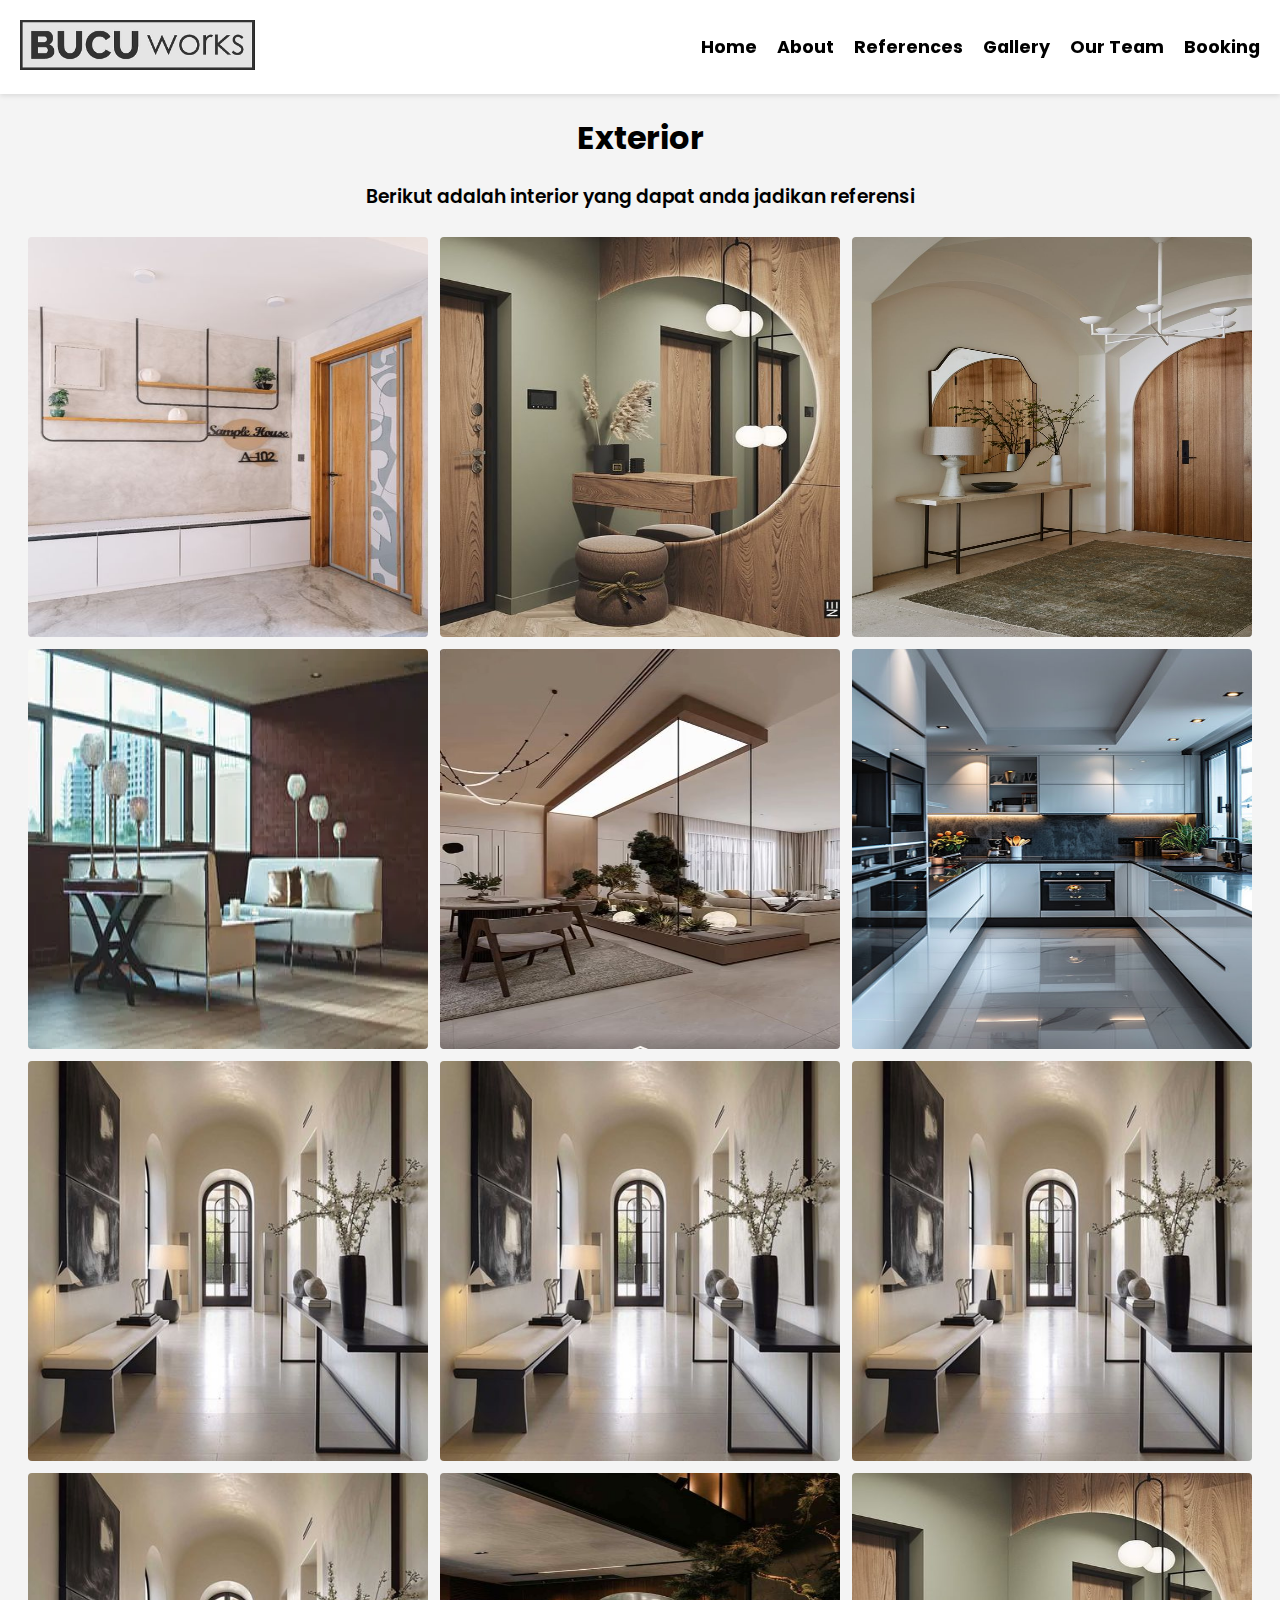
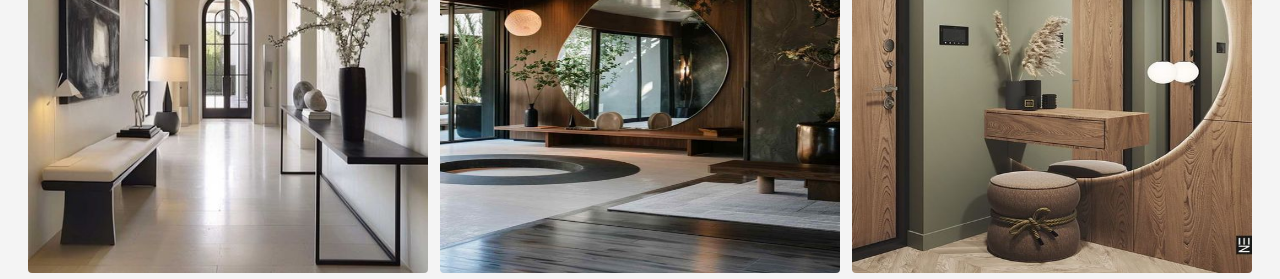
<file: exterior-reference.html>
<!DOCTYPE html>
<html lang="en">
<head>
    <meta charset="UTF-8">
    <meta name="viewport" content="width=device-width, initial-scale=1.0">
    <title>Reference</title>
    <link rel="stylesheet" href="bucuworks.css">
    <link rel="preconnect" href="https://fonts.googleapis.com">
    <link rel="preconnect" href="https://fonts.gstatic.com" crossorigin>
    <link href="https://fonts.googleapis.com/css2?family=Mochiy+Pop+One&display=swap" rel="stylesheet">
    <link href="https://fonts.googleapis.com/css2?family=Poppins:wght@500;600;700;800&display=swap" rel="stylesheet">
</head>
<body>
    <!-- Navbar -->
    <nav>
        <div class="logo">
            <img src="images/logoBucuWorks.jpg" alt="Bucuworks Logo">
        </div>
        <ul class="nav-links">
            <li><a href="index.html#home-section">Home</a></li>
            <li><a href="index.html#about-section">About</a></li>
            <li><a href="index.html#reference">References</a></li>
            <li><a href="index.html#gallery-section">Gallery</a></li>
            <li><a href="index.html#team-section">Our Team</a></li>
            <li><a href="index.html#booking">Booking</a></li>
        </ul>
        <div class="hamburger" onclick="toggleMenu()">
            <div class="bar"></div>
            <div class="bar"></div>
            <div class="bar"></div>
        </div>
    </nav>

    <div class="middle">
        <h1 class="poppins-bold mid-text">Exterior</h1>
        <h3 class="poppins-semibold mid-text">Berikut adalah interior yang dapat anda jadikan referensi</h3>
    </div>

    <div class="img-mid">
        <img class="img-size" src="images/interior11.jpg" alt="p">
        <img class="img-size" src="images/interior 5.jpg" alt="p">
        <img class="img-size" src="images/interior 8.jpg" alt="p">
        <img class="img-size" src="images/interior1.webp" alt="p">
        <img class="img-size" src="images/interior10.jpg" alt="p">
        <img class="img-size" src="images/interior2.jpg" alt="p">
        <img class="img-size" src="images/interior4.jpg" alt="p">
        <img class="img-size" src="images/interior4.jpg" alt="p">
        <img class="img-size" src="images/interior4.jpg" alt="p">
        <img class="img-size" src="images/interior4.jpg" alt="p">
        <img class="img-size" src="images/interiror 6.jpg" alt="p">
        <img class="img-size" src="images/interior 5.jpg" alt="p">
    </div>
</body>
</html>
</file>
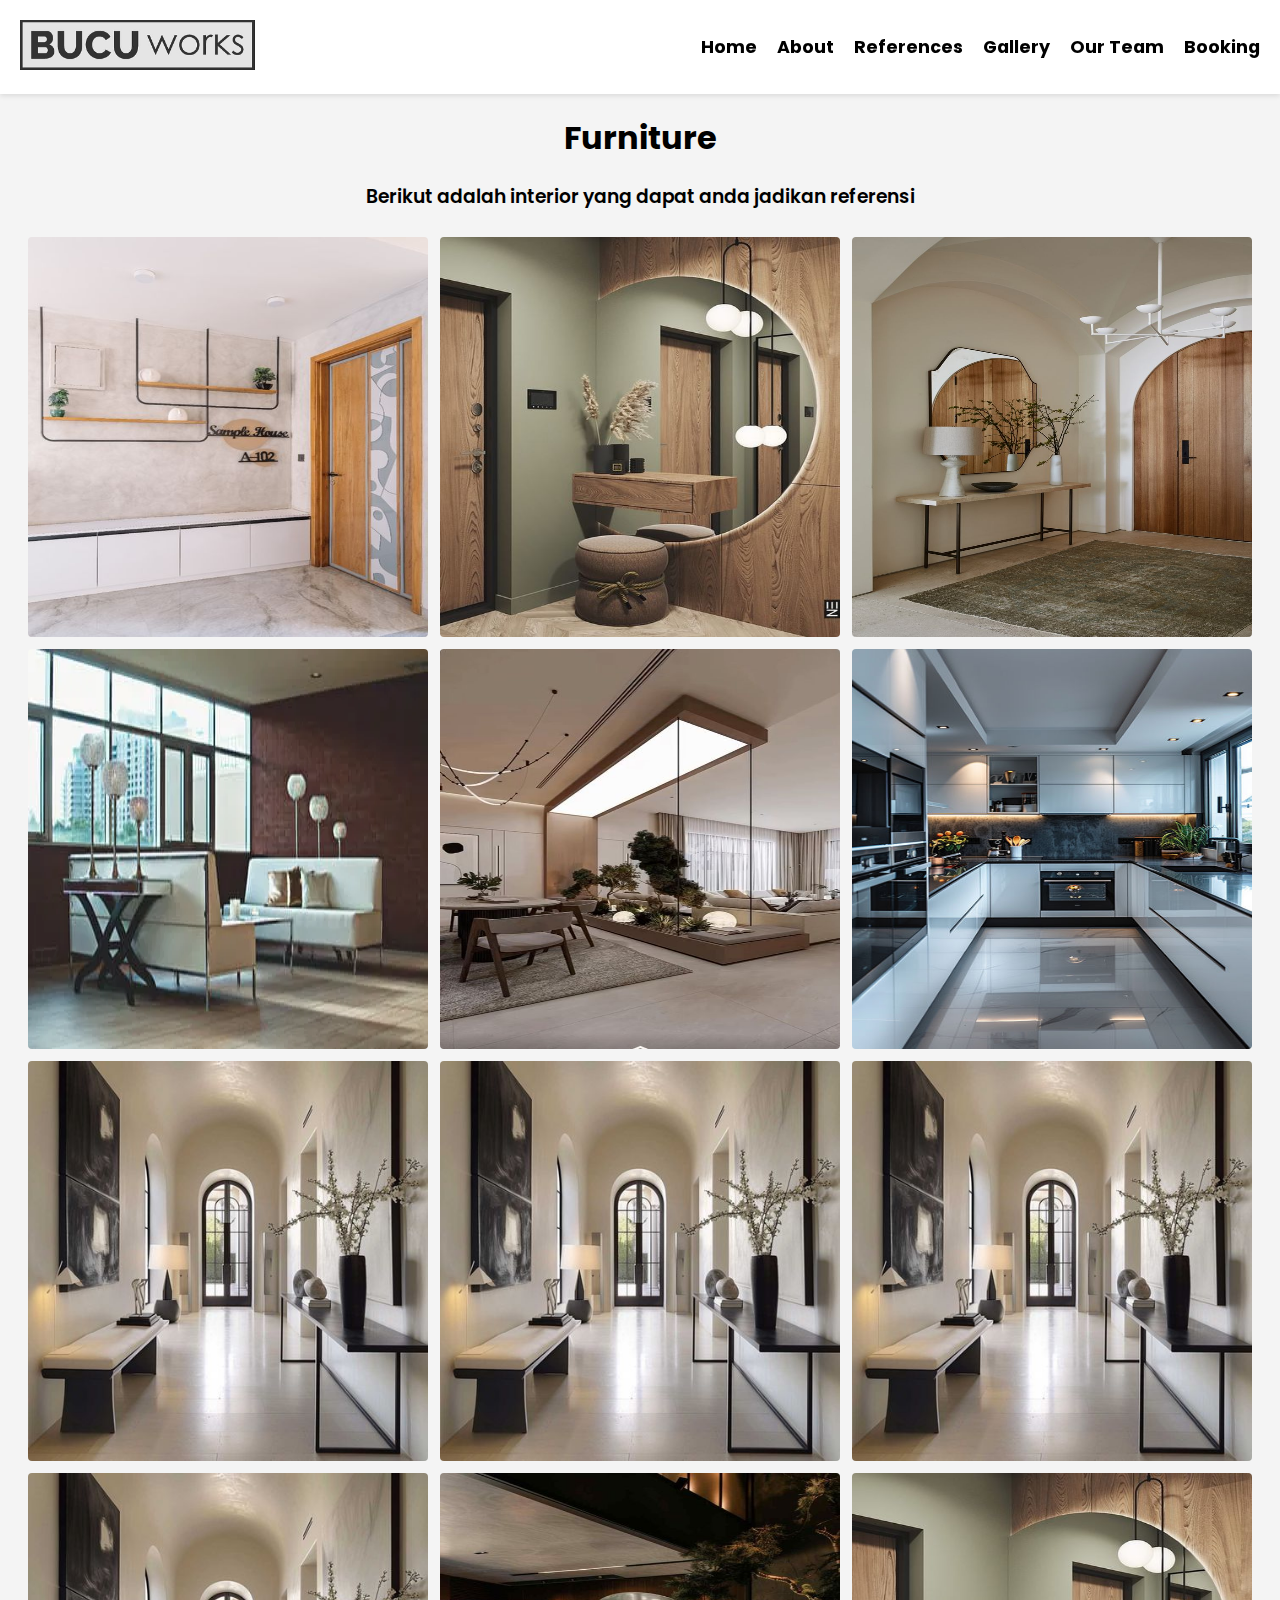
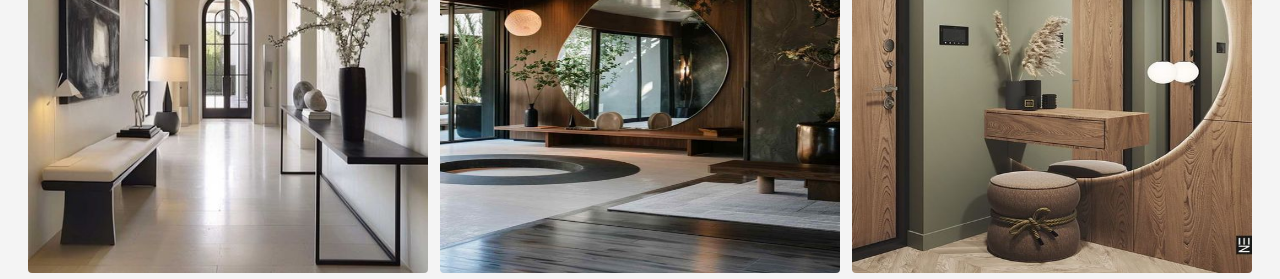
<file: furniture-reference.html>
<!DOCTYPE html>
<html lang="en">
<head>
    <meta charset="UTF-8">
    <meta name="viewport" content="width=device-width, initial-scale=1.0">
    <title>Reference</title>
    <link rel="stylesheet" href="bucuworks.css">
    <link rel="preconnect" href="https://fonts.googleapis.com">
    <link rel="preconnect" href="https://fonts.gstatic.com" crossorigin>
    <link href="https://fonts.googleapis.com/css2?family=Mochiy+Pop+One&display=swap" rel="stylesheet">
    <link href="https://fonts.googleapis.com/css2?family=Poppins:wght@500;600;700;800&display=swap" rel="stylesheet">
</head>
<body>
    <!-- Navbar -->
    <nav>
        <div class="logo">
            <img src="images/logoBucuWorks.jpg" alt="Bucuworks Logo">
        </div>
        <ul class="nav-links">
            <li><a href="index.html#home-section">Home</a></li>
            <li><a href="index.html#about-section">About</a></li>
            <li><a href="index.html#reference">References</a></li>
            <li><a href="index.html#gallery-section">Gallery</a></li>
            <li><a href="index.html#team-section">Our Team</a></li>
            <li><a href="index.html#booking">Booking</a></li>
        </ul>
        <div class="hamburger" onclick="toggleMenu()">
            <div class="bar"></div>
            <div class="bar"></div>
            <div class="bar"></div>
        </div>
    </nav>

    <div class="middle">
        <h1 class="poppins-bold mid-text">Furniture</h1>
        <h3 class="poppins-semibold mid-text">Berikut adalah interior yang dapat anda jadikan referensi</h3>
    </div>

    <div class="img-mid">
        <img class="img-size" src="images/interior11.jpg" alt="p">
        <img class="img-size" src="images/interior 5.jpg" alt="p">
        <img class="img-size" src="images/interior 8.jpg" alt="p">
        <img class="img-size" src="images/interior1.webp" alt="p">
        <img class="img-size" src="images/interior10.jpg" alt="p">
        <img class="img-size" src="images/interior2.jpg" alt="p">
        <img class="img-size" src="images/interior4.jpg" alt="p">
        <img class="img-size" src="images/interior4.jpg" alt="p">
        <img class="img-size" src="images/interior4.jpg" alt="p">
        <img class="img-size" src="images/interior4.jpg" alt="p">
        <img class="img-size" src="images/interiror 6.jpg" alt="p">
        <img class="img-size" src="images/interior 5.jpg" alt="p">
    </div>
</body>
</html>
</file>
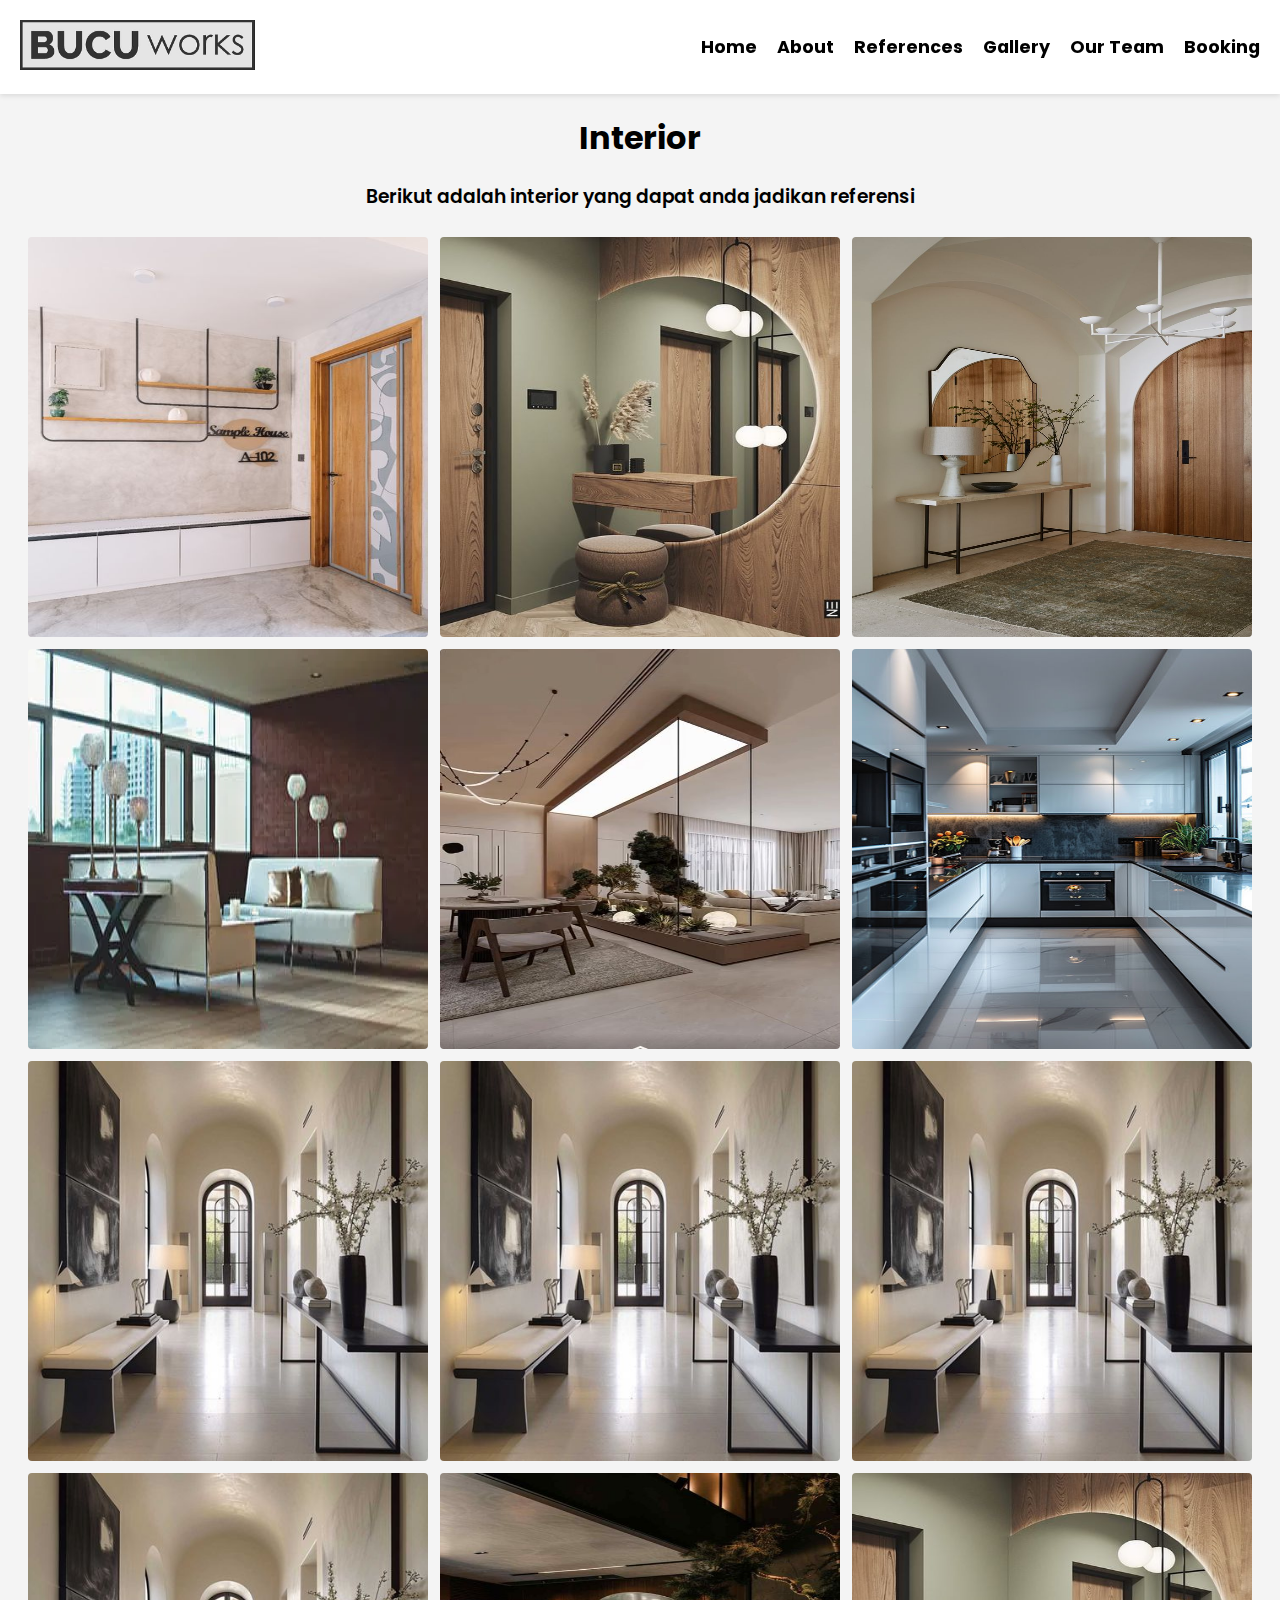
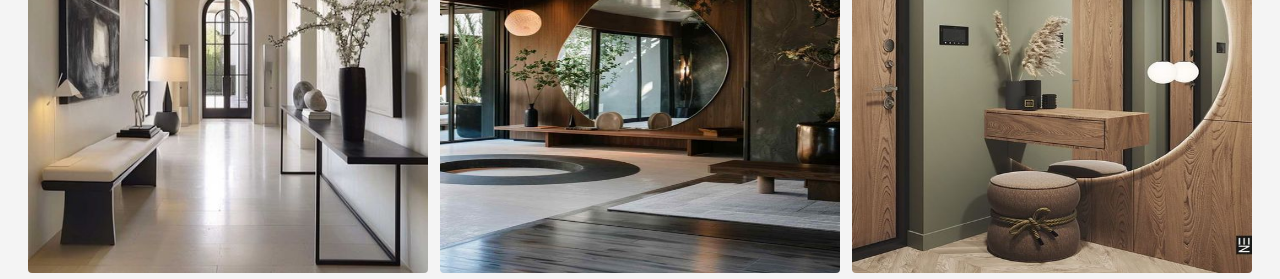
<file: interior-reference.html>
<!DOCTYPE html>
<html lang="en">
<head>
    <meta charset="UTF-8">
    <meta name="viewport" content="width=device-width, initial-scale=1.0">
    <title>Reference</title>
    <link rel="stylesheet" href="bucuworks.css">
    <link rel="preconnect" href="https://fonts.googleapis.com">
    <link rel="preconnect" href="https://fonts.gstatic.com" crossorigin>
    <link href="https://fonts.googleapis.com/css2?family=Mochiy+Pop+One&display=swap" rel="stylesheet">
    <link href="https://fonts.googleapis.com/css2?family=Poppins:wght@500;600;700;800&display=swap" rel="stylesheet">
</head>
<body>
    <!-- Navbar -->
    <nav>
        <div class="logo">
            <img src="images/logoBucuWorks.jpg" alt="Bucuworks Logo">
        </div>
        <ul class="nav-links">
            <li><a href="index.html#home-section">Home</a></li>
            <li><a href="index.html#about-section">About</a></li>
            <li><a href="index.html#reference">References</a></li>
            <li><a href="index.html#gallery-section">Gallery</a></li>
            <li><a href="index.html#team-section">Our Team</a></li>
            <li><a href="index.html#booking">Booking</a></li>
        </ul>
        <div class="hamburger" onclick="toggleMenu()">
            <div class="bar"></div>
            <div class="bar"></div>
            <div class="bar"></div>
        </div>
    </nav>

    <div class="middle">
        <h1 class="poppins-bold mid-text">Interior</h1>
        <h3 class="poppins-semibold mid-text">Berikut adalah interior yang dapat anda jadikan referensi</h3>
    </div>

    <div class="img-mid">
        <img class="img-size" src="images/interior11.jpg" alt="p">
        <img class="img-size" src="images/interior 5.jpg" alt="p">
        <img class="img-size" src="images/interior 8.jpg" alt="p">
        <img class="img-size" src="images/interior1.webp" alt="p">
        <img class="img-size" src="images/interior10.jpg" alt="p">
        <img class="img-size" src="images/interior2.jpg" alt="p">
        <img class="img-size" src="images/interior4.jpg" alt="p">
        <img class="img-size" src="images/interior4.jpg" alt="p">
        <img class="img-size" src="images/interior4.jpg" alt="p">
        <img class="img-size" src="images/interior4.jpg" alt="p">
        <img class="img-size" src="images/interiror 6.jpg" alt="p">
        <img class="img-size" src="images/interior 5.jpg" alt="p">
    </div>
</body>
</html>
</file>
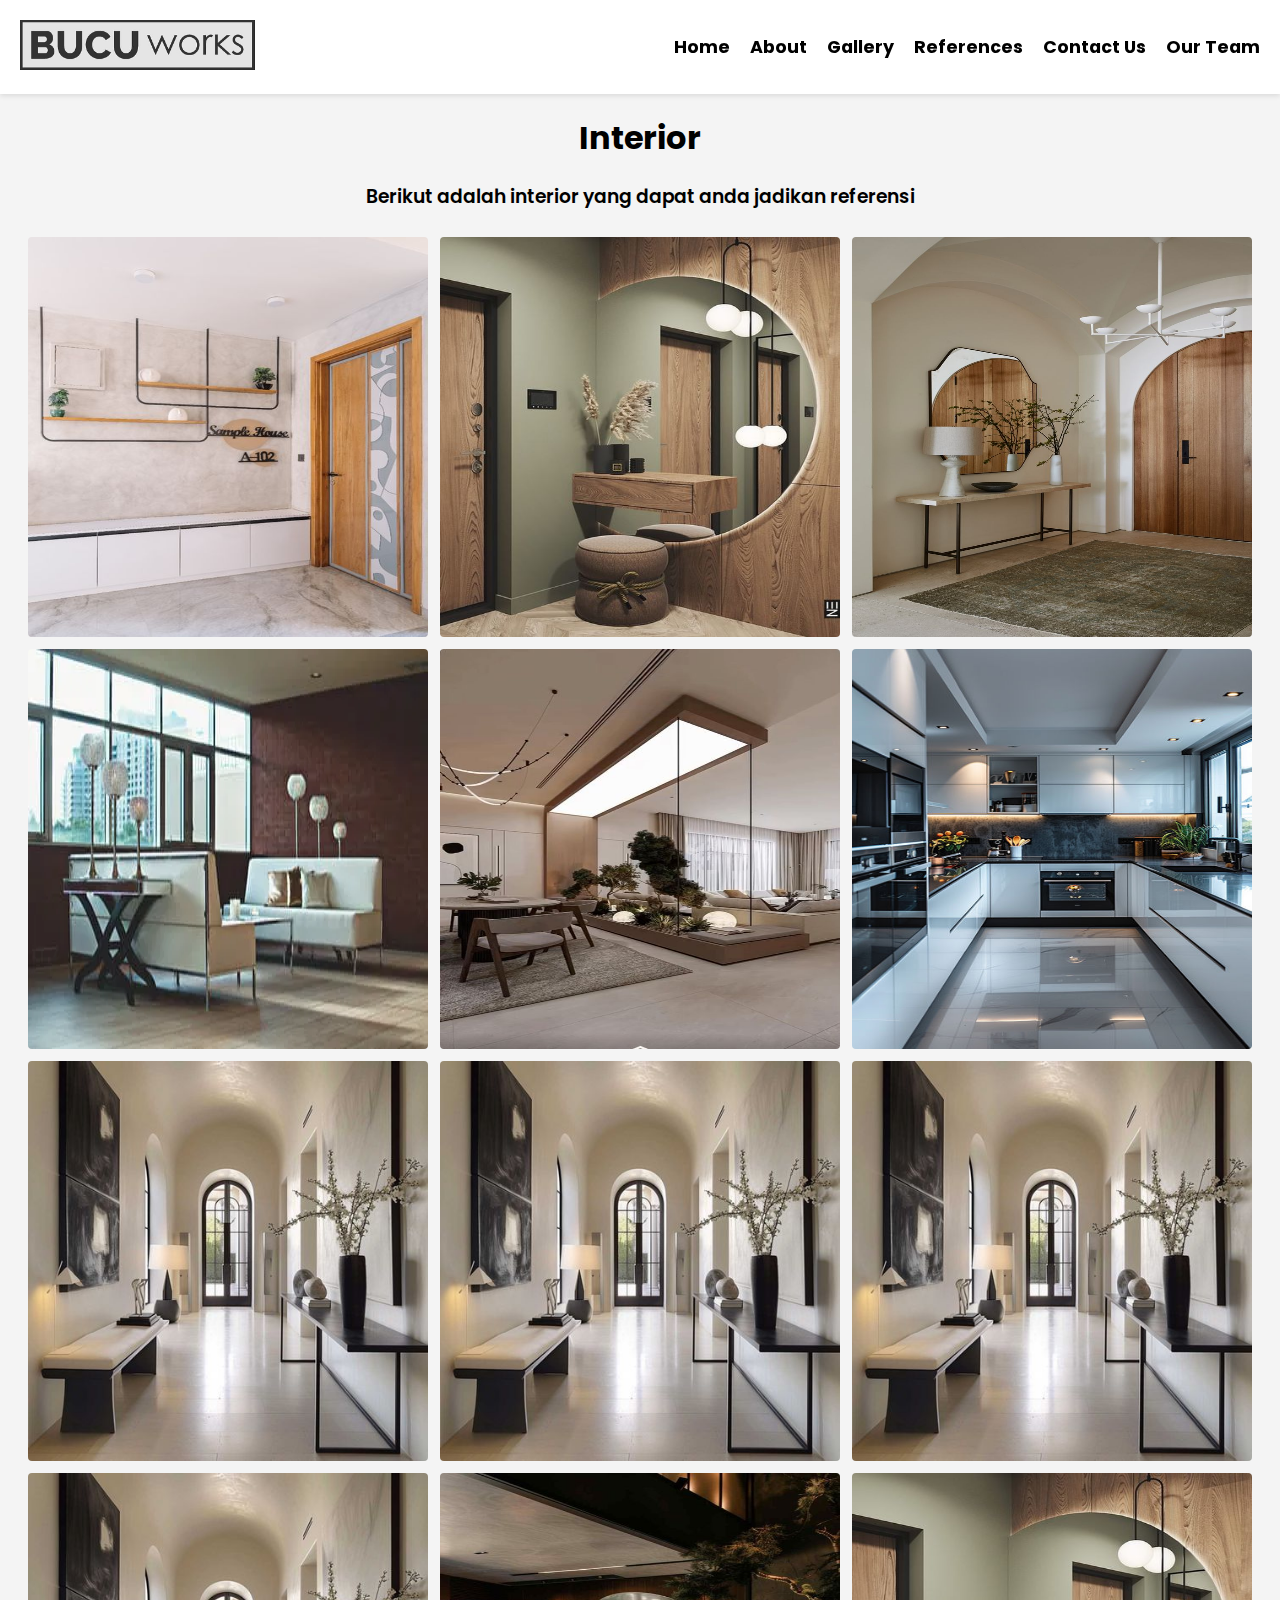
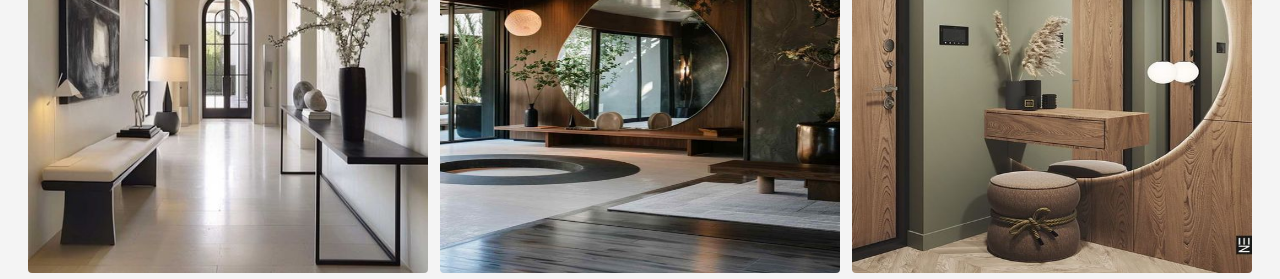
<file: Reference-Interior.html>
<!DOCTYPE html>
<html lang="en">
<head>
    <meta charset="UTF-8">
    <meta name="viewport" content="width=device-width, initial-scale=1.0">
    <title>Reference</title>
    <link rel="stylesheet" href="bucuworks.css">
    <link rel="preconnect" href="https://fonts.googleapis.com">
    <link rel="preconnect" href="https://fonts.gstatic.com" crossorigin>
    <link href="https://fonts.googleapis.com/css2?family=Mochiy+Pop+One&display=swap" rel="stylesheet">
    <link href="https://fonts.googleapis.com/css2?family=Poppins:wght@500;600;700;800&display=swap" rel="stylesheet">
</head>
<body>
    <!-- Navbar -->
    <nav>
        <div class="logo">
            <img src="images/logoBucuWorks.jpg" alt="Bucuworks Logo">
        </div>
        <ul class="nav-links">
            <li><a href="#home-section">Home</a></li>
            <li><a href="#about-section">About</a></li>
            <li><a href="#gallery-section">Gallery</a></li>
            <li><a href="#reference">References</a></li>
            <li><a href="contact us/">Contact Us</a></li>
            <li><a href="#">Our Team</a></li>
        </ul>
        <div class="hamburger" onclick="toggleMenu()">
            <div class="bar"></div>
            <div class="bar"></div>
            <div class="bar"></div>
        </div>
    </nav>

    <div class="middle">
        <h1 class="poppins-bold mid-text">Interior</h1>
        <h3 class="poppins-semibold mid-text">Berikut adalah interior yang dapat anda jadikan referensi</h3>
    </div>

    <div class="img-mid">
        <img class="img-size" src="images/interior11.jpg" alt="p">
        <img class="img-size" src="images/interior 5.jpg" alt="p">
        <img class="img-size" src="images/interior 8.jpg" alt="p">
        <img class="img-size" src="images/interior1.webp" alt="p">
        <img class="img-size" src="images/interior10.jpg" alt="p">
        <img class="img-size" src="images/interior2.jpg" alt="p">
        <img class="img-size" src="images/interior4.jpg" alt="p">
        <img class="img-size" src="images/interior4.jpg" alt="p">
        <img class="img-size" src="images/interior4.jpg" alt="p">
        <img class="img-size" src="images/interior4.jpg" alt="p">
        <img class="img-size" src="images/interiror 6.jpg" alt="p">
        <img class="img-size" src="images/interior 5.jpg" alt="p">
    </div>
</body>
</html>
</file>
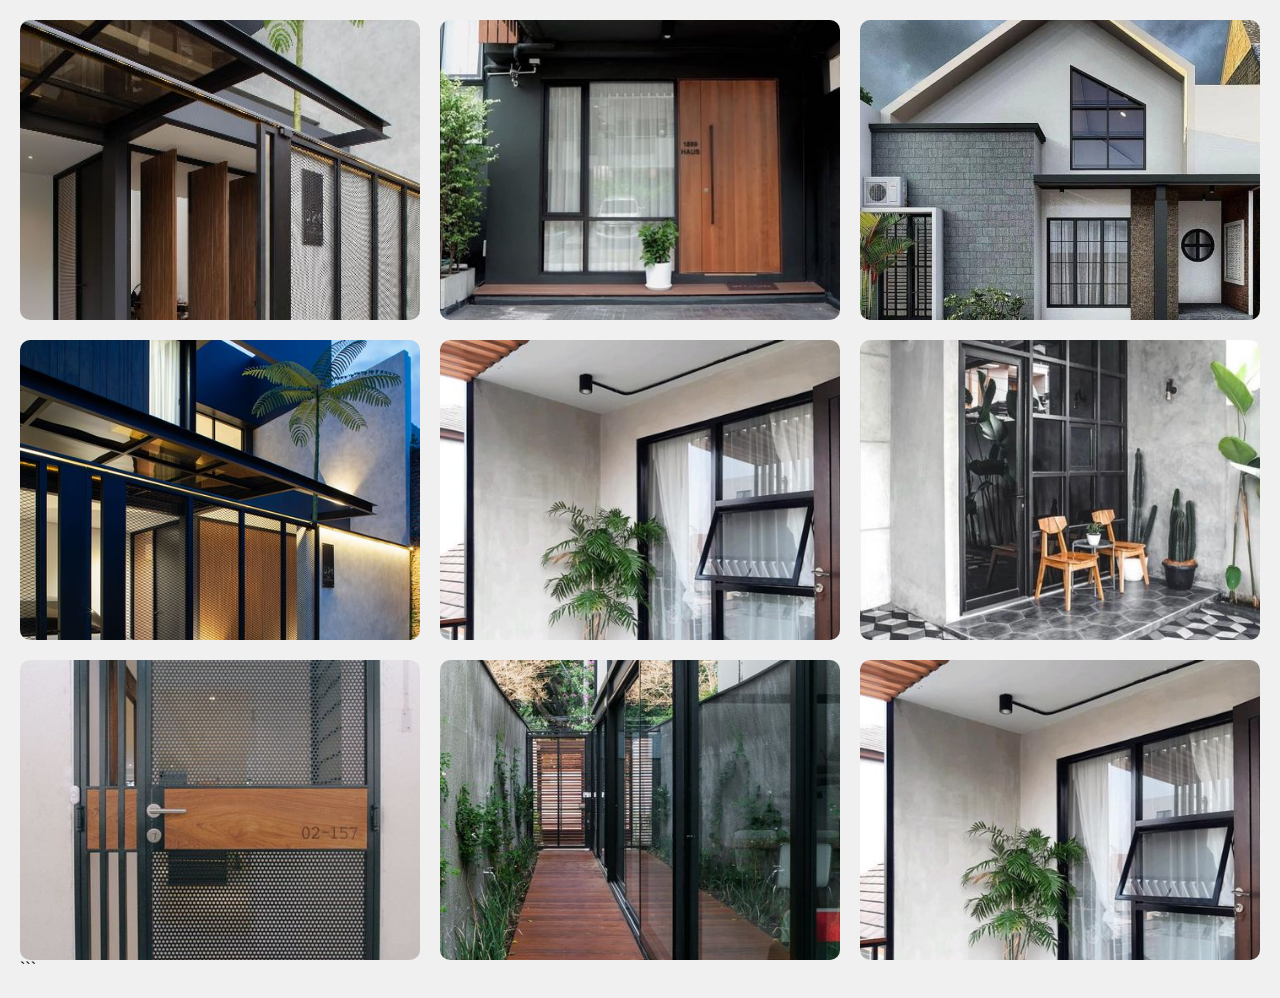
<file: Bucuworks Project/exterior-reference.html>
<html lang="en">
<head>
    <meta charset="UTF-8">
    <meta name="viewport" content="width=device-width, initial-scale=1.0">
    <title>Eksterior Reference</title>
    <style>
        body {
            font-family: Arial, sans-serif;
            background-color: #f0f0f0;
            margin: 0;
            padding: 20px;
        }
        .grid-container {
            display: grid;
            grid-template-columns: repeat(auto-fill, minmax(300px, 1fr));
            gap: 20px;
        }
        .grid-container img {
            width: 100%;
            height: 300px;
            object-fit: cover;
            border-radius: 10px;
        }
    </style>
</head>
<body>
    <div class="grid-container">
        <img src="images/eksterior2.jpg" alt="Eksterior image 1">
        <img src="images/eksterior3.jpg" alt="Ekseterior image 2">
        <img src="images/eksterior4.jpg" alt="Eksterior image 3">
        <img src="images/eksterior5.jpg" alt="Eksterior image 4">
        <img src="images/eksterior6.jpg" alt="Eksterior image 5">
        <img src="images/eksterior7.jpg" alt="Eksterior image 6">
        <img src="images/eksterior8.jpg" alt="Eksterior image 7">
        <img src="images/eksterior9.jpg" alt="Eksterior image 8">
        <img src="images/eksterior6.jpg" alt="Eksterior image 5">
    </div>
</body>
</html>
```
</file>
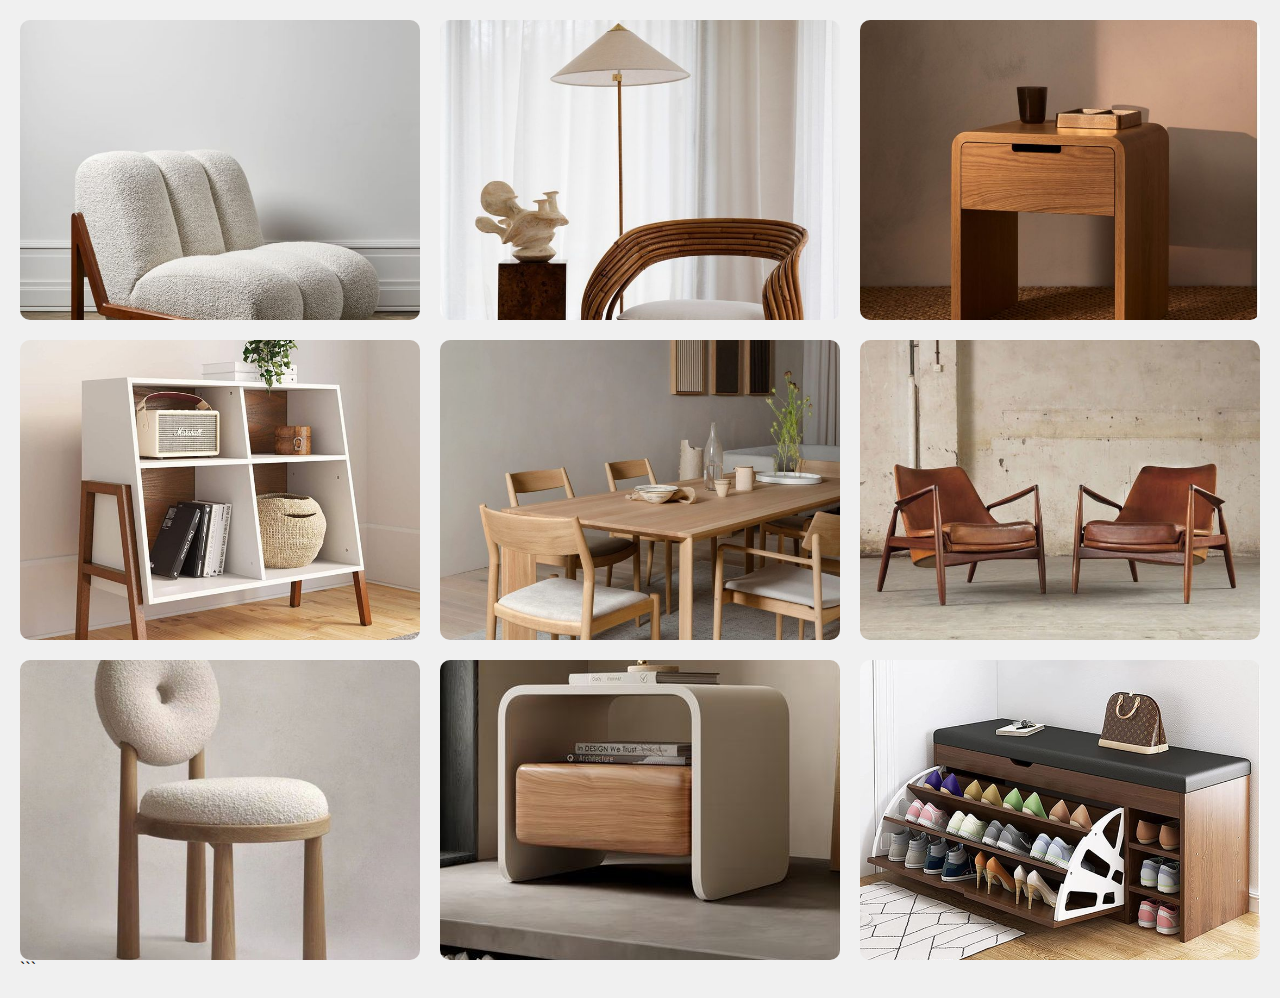
<file: Bucuworks Project/furniture-reference.html>
<html lang="en">
<head>
    <meta charset="UTF-8">
    <meta name="viewport" content="width=device-width, initial-scale=1.0">
    <title>Furniture Reference</title>
    <style>
        body {
            font-family: Arial, sans-serif;
            background-color: #f0f0f0;
            margin: 0;
            padding: 20px;
        }
        .grid-container {
            display: grid;
            grid-template-columns: repeat(auto-fill, minmax(300px, 1fr));
            gap: 20px;
        }
        .grid-container img {
            width: 100%;
            height: 300px;
            object-fit: cover;
            border-radius: 10px;
        }
    </style>
</head>
<body>
    <div class="grid-container">
        <img src="images/furniture3.jpg" alt="Furniture image 1">
        <img src="images/furniture4.jpg" alt="Furniture image 2">
        <img src="images/furniture5.jpg" alt="Furniture image 3">
        <img src="images/furniture6.jpg" alt="Furniture image 4">
        <img src="images/furniture7.jpg" alt="Furniture image 5">
        <img src="images/furniture8.jpg" alt="Furniture image 6">
        <img src="images/furniture9.jpg" alt="Furniture image 7">
        <img src="images/furniture10.jpg" alt="Furniture image 8">
        <img src="images/furniture11.jpg" alt="Furniture image 9">
    </div>
</body>
</html>
```
</file>
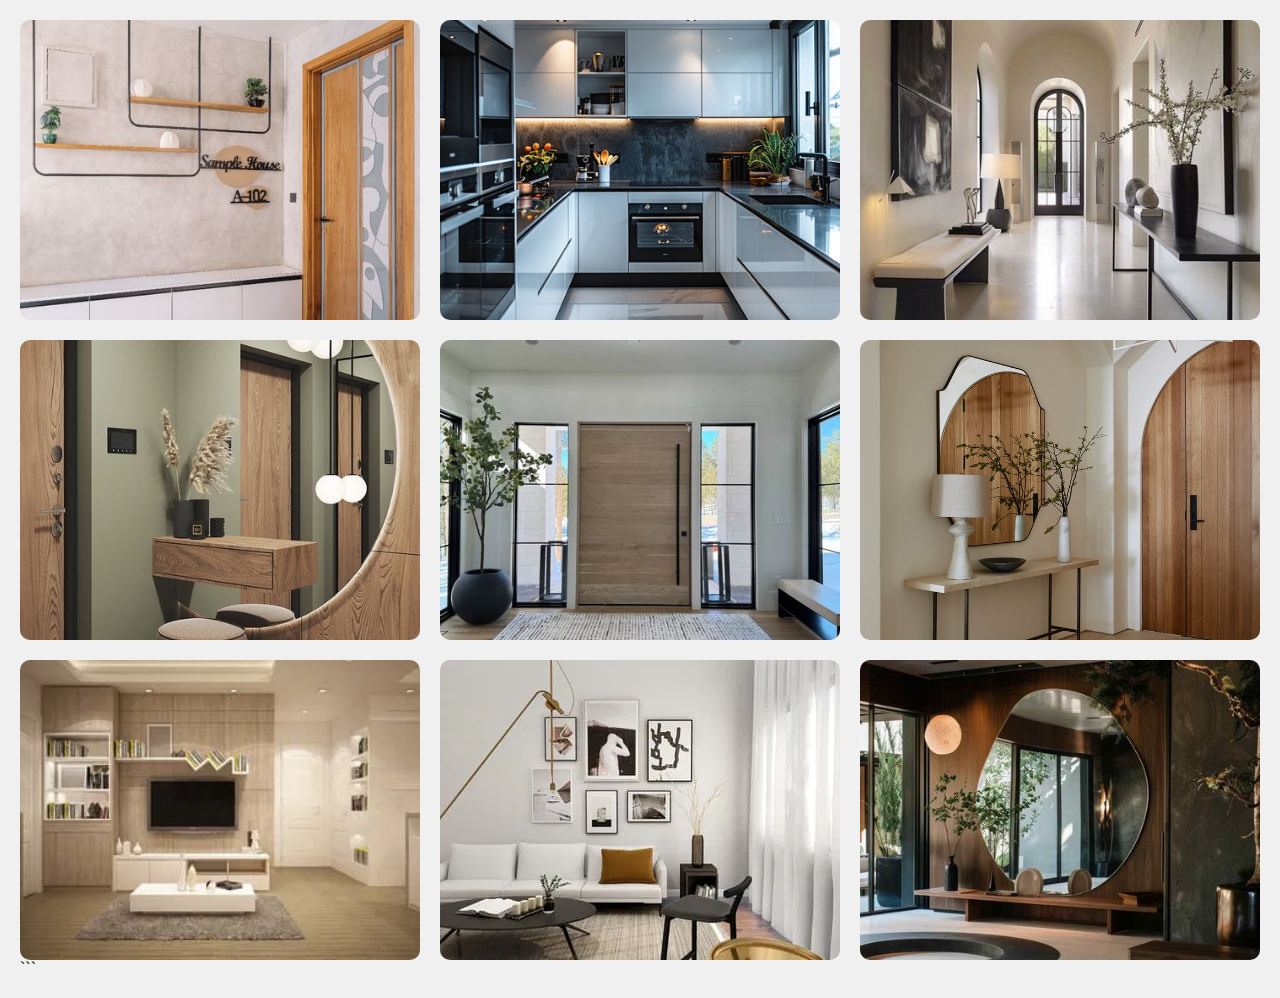
<file: Bucuworks Project/interior-reference.html>
<html lang="en">
<head>
    <meta charset="UTF-8">
    <meta name="viewport" content="width=device-width, initial-scale=1.0">
    <title>Interior Reference</title>
    <style>
        body {
            font-family: Arial, sans-serif;
            background-color: #f0f0f0;
            margin: 0;
            padding: 20px;
        }
        .grid-container {
            display: grid;
            grid-template-columns: repeat(auto-fill, minmax(300px, 1fr));
            gap: 20px;
        }
        .grid-container img {
            width: 100%;
            height: 300px;
            object-fit: cover;
            border-radius: 10px;
        }
    </style>
</head>
<body>
    <div class="grid-container">
        <img src="images/interior11.jpg" alt="Interior image 1">
        <img src="images/interior2.jpg" alt="Interior image 2">
        <img src="images/interior4.jpg" alt="Interior image 3">
        <img src="images/interior 5.jpg" alt="Interior image 4">
        <img src="images/interior7.jpg" alt="Interior image 5">
        <img src="images/interior 8.jpg" alt="Interior image 6">
        <img src="images/interior12.webp" alt="Interior image 7">
        <img src="images/Interior13.webp" alt="Interior image 8">
        <img src="images/interiror 6.jpg" alt="Interior image 9">
    </div>
</body>
</html>
```
</file>
<file: bucuworks.css>
/* Reset CSS */
* {
    margin: 0;
    padding: 0;
    box-sizing: border-box;
}

/* General Styles */
body {
    font-family: Arial, sans-serif;
    background-color: #f4f4f4;
}

/* Smooth Scroll */
html {
    scroll-behavior: smooth;
}

/* Navbar */
nav {
    display: flex;
    justify-content: space-between;
    align-items: center;
    background-color: #ffffff;
    background-image: url('https://www.toptal.com/designers/subtlepatterns/patterns/wood.png');
    background-size: cover;
    background-position: center;
    background-repeat: no-repeat;
    padding: 20px;
    box-shadow: 0 2px 5px rgba(0, 0, 0, 0.1);
    margin-bottom: 20px;
    background-attachment: fixed;
    transition: background-color 0.3s ease;
    position: sticky;
    top: 0;
    z-index: 1000;
}

/* Logo */
nav .logo img {
    height: 50px;
    width: auto;
    transition: transform 0.3s ease-in-out;
}

nav .logo img:hover {
    transform: scale(1.1);
}

/* Navbar Links */
nav .nav-links {
    list-style: none;
    display: flex;
    gap: 20px;
}

nav .nav-links li a {
    color: black;
    text-decoration: none;
    font-size: 1.1rem;
    font-weight: bold;
    font-family: 'Poppins', sans-serif;
    transition: color 0.3s, box-shadow 0.3s;
}

nav .nav-links li a:hover {
    color: #007bff;
    text-decoration: underline;
    background-color: rgba(0, 123, 255, 0.1);
    border-radius: 5px;
}

/* Hamburger Menu for Mobile */
.hamburger {
    display: none;
    flex-direction: column;
    gap: 5px;
    cursor: pointer;
}

.hamburger .bar {
    width: 30px;
    height: 4px;
    background-color: #ffffff;
    border-radius: 10px;
}

/* Mobile Menu */
nav .nav-links.active {
    display: block;
    position: absolute;
    top: 70px;
    right: 0;
    background-color: #222;
    width: 200px;
    border-radius: 5px;
    padding: 20px;
}

/* Responsive Navbar */
@media (max-width: 768px) {
    nav .nav-links {
        display: none;
        flex-direction: column;
        gap: 20px;
    }
    .hamburger {
        display: flex;
    }
    nav .nav-links.active {
        display: block;
    }
}

/* Home Section */
#home-section {
    width: 100%;
    height: 100vh;
    position: relative;
    display: flex;
    justify-content: center;
    align-items: center;
    overflow: hidden;
}

#home-section img {
    width: 100%;
    height: 100%;
    object-fit: cover;
    position: absolute;
    top: 0;
    left: 0;
}

.home-text {
    z-index: 1;
    text-align: center;
    color: #ffffff;
}

.home-text h1 {
    font-size: 3rem;
    margin-bottom: 20px;
}

.home-text p {
    font-size: 1.5rem;
    margin-top: 10px;
}

/* About Section */
#about-section {
    display: flex;
    align-items: center;
    justify-content: center;
    background-color: #facbab;
    padding: 50px 0;
}

.about-content {
    display: flex;
    justify-content: space-between;
    width: 80%;
    max-width: 1200px;
    align-items: center;
}

.about-image {
    flex: 1;
    padding-right: 30px;
}

.about-image img {
    width: 100%;
    height: auto;
    border-radius: 8px;
}

.about-text {
    flex: 1;
    /* color: #33312e; */
    font-size: 1.1rem;
}

.about-text h2 {
    font-size: 2.5rem;
    margin-bottom: 20px;
    font-weight: 600;
}

.about-text p {
    line-height: 1.8;
}

#gallery-section {
    text-align: center;
    padding: 50px 20px;
    display: flex;
    justify-content: center;
    align-items: center;
    flex-direction: column;
    background-color: #facbab;
}

#gallery-section h2 {
    font-size: 2.5em;
    margin-bottom: 10px;
    /* color: #33312e; */
}

#gallery-section p {
    font-size: 1.2em;
    /* color: #33312e; */
}

.gallery-container {
    display: flex;
    align-items: center;
    justify-content: center;
    position: relative;
    overflow: hidden;
    width: 100%;
    max-width: 900px;
    padding-left: 285px;
    
}

.gallery-prev, .gallery-next {
    position: absolute;
    top: 50%;
    transform: translateY(-50%);
    font-size: 2em;
    color: #fff;
    background-color: rgba(0, 0, 0, 0.5);
    padding: 10px;
    cursor: pointer;
    z-index: 1;
}

.gallery-prev {
    left: 10px;
}

.gallery-next {
    right: 10px;
}

.gallery-videos {
    display: flex;
    transition: transform 1s ease-in-out;
    position: relative;
}

.gallery-videos video {
    width: 100%;
    max-width: 300px;
    margin: 0 15px;
    border-radius: 8px;
    object-fit: cover;
    opacity: 0;
    visibility: hidden; /* Video yang tidak tampil */
    transition: opacity 0.3s ease, visibility 0s 0.3s;
}

.gallery-videos video.playing {
    visibility: visible;
    opacity: 1;
}

  /* Responsif */
@media (max-width: 768px) {
    .gallery-videos video {
    max-width: 250px;
    }
}

@media (max-width: 480px) {
    .gallery-videos video {
    max-width: 200px;
    }
}


/* Responsive About Section */
@media (max-width: 768px) {
    #about-section {
        flex-direction: column;
    }

    .about-content {
        flex-direction: column;
        text-align: center;
    }

    .about-image {
        padding-right: 0;
        margin-bottom: 20px;
    }

    .about-text {
        font-size: 1rem;
    }
}

.container {
    text-align: center;
    background-color: #ffffff;
    padding: 20px;
    box-shadow: 0 0 10px rgba(0, 0, 0, 0.1);
}
.title {
    font-size: 36px;
    font-weight: bold;
    margin-bottom: 20px;
}
.images {
    display: flex;
    justify-content: center;
    gap: 20px;
}
.images img {
    width: 300px;
    height: 300px;
    border-radius: 10px;
    object-fit: cover;
    cursor: pointer;
}

.middle {
    display: flex;
    flex-direction: column;
    align-items: center;
    margin-inline: 100px;
}

.mid-text {
    margin-bottom: 20px;
}

.justify-text {
    text-align: justify;
}

.img-mid {
    display: flex;
    flex-wrap: wrap;
    justify-content: center;
}

.img-size {
    width: 400px;
    height: 400px;
    border-radius: 4px;
    margin: 6px;
    outline: 0px solid #333333;
    transition: transform 0.3s ease;
}

.img-size:hover{
    transform: scale(1.05);
}

.hover {
    transition: transform 0.3s ease;
}

.hover:hover{
    transform: scale(1.05);
}

.poppins-medium {
    font-family: "Poppins", sans-serif;
    font-weight: 500;
    font-style: normal;
}

.poppins-semibold {
    font-family: "Poppins", sans-serif;
    font-weight: 600;
    font-style: normal;
}

.poppins-bold {
    font-family: "Poppins", sans-serif;
    font-weight: 700;
    font-style: normal;
}

.poppins-extrabold {
    font-family: "Poppins", sans-serif;
    font-weight: 800;
    font-style: normal;
}

/* Container for References Images */
.image-container {
    position: relative;
    overflow: hidden; /* Ensure content stays within bounds */
    border-radius: 10px; /* Smooth edges */
    cursor: pointer;
    transition: transform 0.3s ease; /* Smooth zoom effect */
}

.image-container img {
    width: 100%;
    height: 300px;
    width: 300px;
    object-fit: cover;
    transition: transform 0.3s ease; /* Smooth zoom effect for the image */
}

.image-container:hover img {
    transform: scale(1.1); /* Zoom in on hover */
}

/* Overlay for Title and Background */
.image-container .overlay {
    position: absolute;
    top: 0;
    left: 0;
    width: 100%;
    height: 100%;
    background-color: rgba(0, 0, 0, 0.6); /* Semi-transparent black background */
    opacity: 0; /* Initially invisible */
    display: flex;
    justify-content: center;
    align-items: center;
    transition: opacity 0.3s ease; /* Smooth fade-in effect */
}

.image-container:hover .overlay {
    opacity: 1; /* Show overlay on hover */
}

.image-container .overlay p {
    color: white;
    font-size: 1.2rem;
    font-family: 'Poppins', sans-serif;
    font-weight: 600;
    text-align: center;
}

.anton-regular {
    font-family: "Anton", sans-serif;
    font-weight: 400;
    font-style: normal;
}

.section-title {
    font-size: 2.5rem;
    font-weight: bold;
    margin-bottom: 20px;
}

.footers-section {
    display: flex;
    flex-direction: column;
    align-items: center;
    background-color: #facbab;
    padding: 20px 0;
}

.team-container {
    display: flex;
    flex-wrap: wrap;
    justify-content: center;
    gap: 20px;
    padding: 20px;
}

.team-member {
    text-align: center;
    padding: 20px;
    border-radius: 8px;
    width: calc(25% - 40px);
    min-width: 200px;
}

.team-member img {
    width: 100px;
    height: 100px;
    border-radius: 50%;
    margin-bottom: 10px;
    object-fit: cover;
}

.member-name {
    margin: 10px 0 5px;
    font-size: 18px;
    color: #333;
    font-weight: bold;
}

.member-role {
    margin: 0;
    font-size: 14px;
    color: #777;
    font-style: italic;
}

.black-font {
    color: #333333;
}
</file>
